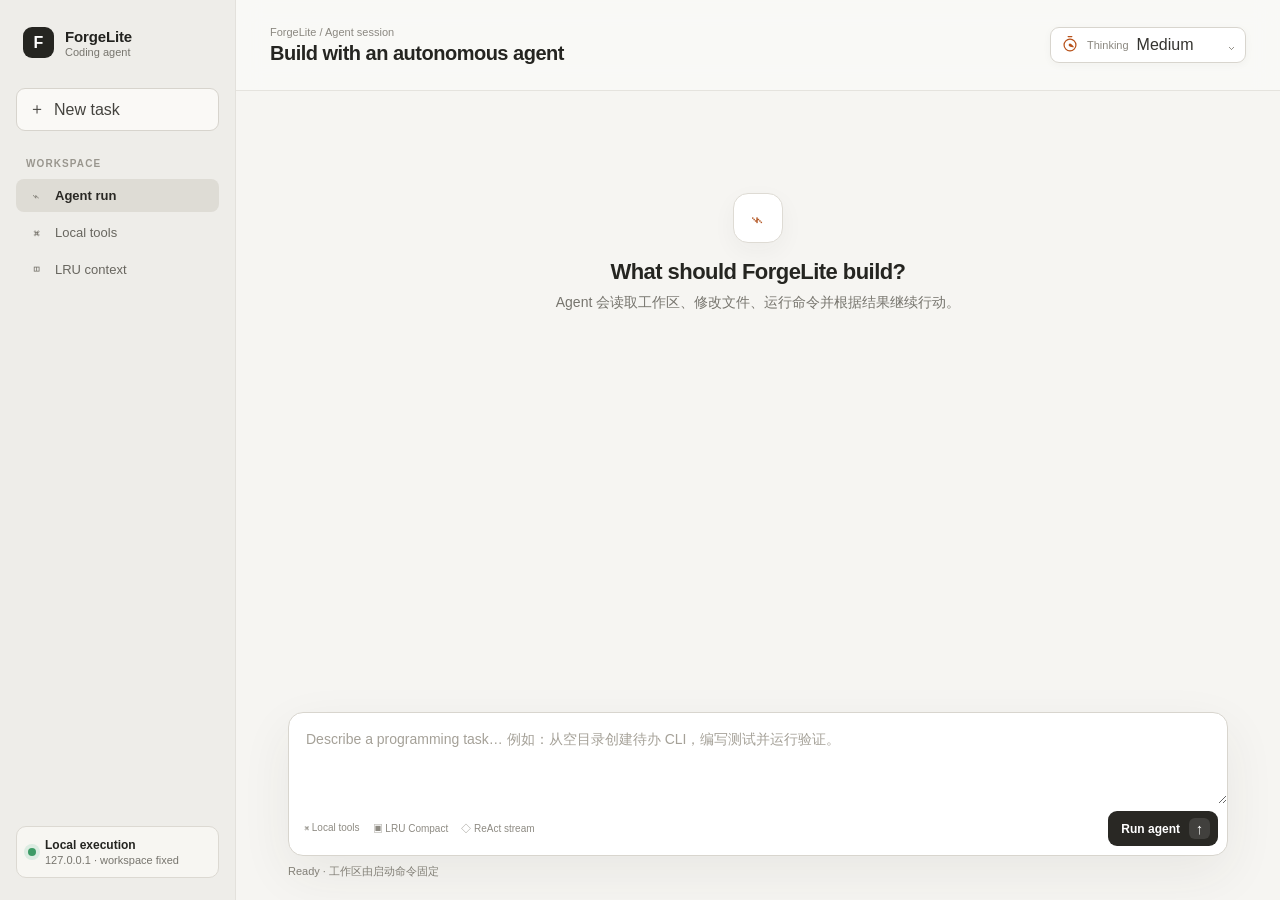
<file: src/coding_agent/web_assets/index.html>
<!doctype html>
<html lang="zh-CN">
<head>
  <meta charset="utf-8">
  <meta name="viewport" content="width=device-width, initial-scale=1">
  <title>ForgeLite Agent Workspace</title>
  <link rel="stylesheet" href="thinking-indicator.css">
  <link rel="stylesheet" href="console.css">
</head>
<body>
  <div class="app-shell">
    <aside class="sidebar">
      <a class="brand-lockup" href="/" aria-label="ForgeLite home">
        <span class="brand-mark">F</span>
        <span><strong>ForgeLite</strong><small>Coding agent</small></span>
      </a>
      <button class="new-task" type="button" disabled><span>＋</span> New task</button>
      <nav class="side-nav" aria-label="Agent capabilities">
        <p>WORKSPACE</p>
        <span class="nav-item active"><span class="nav-icon">⌁</span> Agent run</span>
        <span class="nav-item"><span class="nav-icon">⌘</span> Local tools</span>
        <span class="nav-item"><span class="nav-icon">◫</span> LRU context</span>
      </nav>
      <div class="safety-card">
        <span class="status-dot"></span>
        <div><strong>Local execution</strong><small>127.0.0.1 · workspace fixed</small></div>
      </div>
    </aside>

    <main class="workspace">
      <header class="topbar">
        <div>
          <p class="breadcrumb">ForgeLite / Agent session</p>
          <h1>Build with an autonomous agent</h1>
        </div>
        <div class="thinking-control" data-thinking-control data-level="medium">
          <button class="thinking-trigger" data-thinking-trigger type="button" aria-expanded="false">
            <img class="thinking-icon" src="watch-indicator.svg" alt=""><span class="thinking-prefix">Thinking</span><span data-thinking-label>Medium</span><span class="thinking-chevron">⌄</span>
          </button>
          <div class="thinking-menu" data-thinking-menu hidden>
            <button class="thinking-option" data-thinking-option="low"><strong>Low</strong><span>快速执行 · 8 回合 / 24k</span></button>
            <button class="thinking-option" data-thinking-option="medium" aria-current="true"><strong>Medium</strong><span>平衡规划 · 16 回合 / 48k</span></button>
            <button class="thinking-option" data-thinking-option="high"><strong>High</strong><span>充分验证 · 28 回合 / 80k</span></button>
          </div>
        </div>
      </header>

      <section class="session" aria-live="polite">
        <div id="emptyState" class="empty-state">
          <span class="empty-mark">⌁</span>
          <h2>What should ForgeLite build?</h2>
          <p>Agent 会读取工作区、修改文件、运行命令并根据结果继续行动。</p>
        </div>

        <article id="userTurn" class="turn user-turn" hidden>
          <div class="avatar user-avatar">W</div>
          <div><p class="turn-label">You</p><p id="userTask"></p></div>
        </article>

        <section id="activityPanel" class="activity-panel" hidden>
          <header class="activity-header">
            <div><span class="pulse-dot"></span><strong>ReAct activity</strong></div>
            <span id="activityCount">0 events</span>
          </header>
          <ol id="timeline" class="react-list"></ol>
          <p class="react-note">Reason 仅表示模型正在规划下一步；界面不展示或伪造隐藏思维链。</p>
        </section>

        <article id="assistantTurn" class="turn assistant-turn" hidden>
          <div class="avatar agent-avatar">F</div>
          <div class="turn-content"><p class="turn-label">ForgeLite</p><pre id="result"></pre></div>
        </article>
      </section>

      <form id="taskForm" class="composer">
        <label for="task" class="sr-only">Programming task</label>
        <textarea id="task" required placeholder="Describe a programming task… 例如：从空目录创建待办 CLI，编写测试并运行验证。"></textarea>
        <div class="composer-footer">
          <div class="composer-hints"><span>⌘ Local tools</span><span>▣ LRU Compact</span><span>◇ ReAct stream</span></div>
          <button id="runButton" class="run" type="submit"><span>Run agent</span><span class="run-arrow">↑</span></button>
        </div>
      </form>
      <p id="status" class="status">Ready · 工作区由启动命令固定</p>
    </main>
  </div>
  <script src="thinking-indicator.js"></script>
  <script src="console.js"></script>
</body>
</html>
</file>
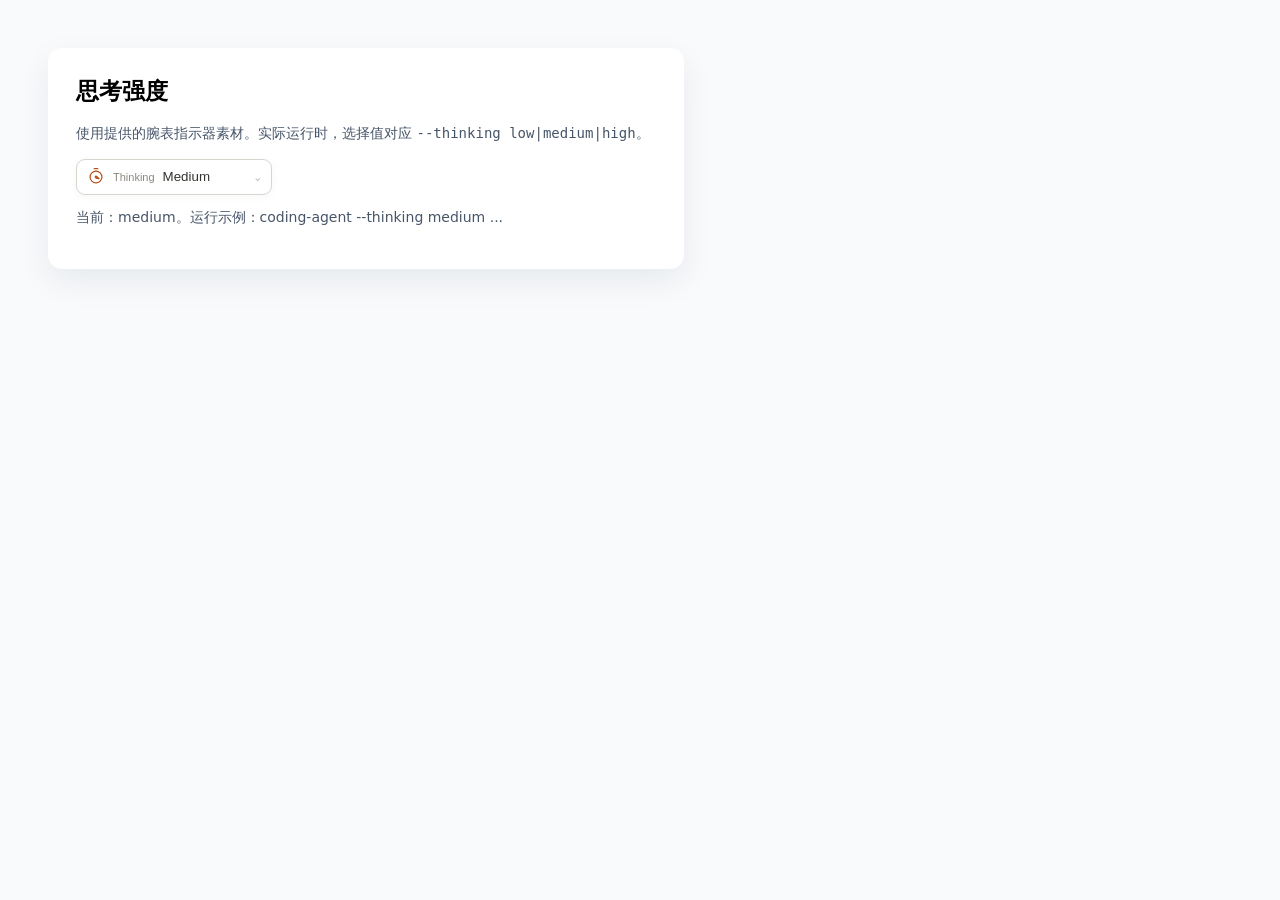
<file: docs/thinking-indicator-demo.html>
<!doctype html>
<html lang="zh-CN">
<head>
  <meta charset="utf-8">
  <meta name="viewport" content="width=device-width, initial-scale=1">
  <title>ForgeLite 思考强度指示器</title>
  <link rel="stylesheet" href="../ui_assets/thinking-indicator.css">
</head>
<body style="margin:48px;background:#f8fafc">
  <main style="max-width:580px;padding:28px;border-radius:14px;background:#fff;box-shadow:0 12px 32px #0f172a12">
    <h1 style="margin-top:0;font:600 23px system-ui,sans-serif">思考强度</h1>
    <p style="font:14px/1.6 system-ui,sans-serif;color:#475569">使用提供的腕表指示器素材。实际运行时，选择值对应 <code>--thinking low|medium|high</code>。</p>
    <div class="thinking-control" data-thinking-control data-level="medium">
      <button class="thinking-trigger" data-thinking-trigger type="button" aria-expanded="false">
        <img class="thinking-icon" src="../ui_assets/watch-indicator.svg" alt="">
        <span class="thinking-prefix">Thinking</span><span data-thinking-label>Medium</span><span class="thinking-chevron">⌄</span>
      </button>
      <div class="thinking-menu" data-thinking-menu hidden>
        <button class="thinking-option" data-thinking-option="low"><strong>Low</strong><span>快速执行 · 8 回合 / 24k</span></button>
        <button class="thinking-option" data-thinking-option="medium" aria-current="true"><strong>Medium</strong><span>平衡规划 · 16 回合 / 48k</span></button>
        <button class="thinking-option" data-thinking-option="high"><strong>High</strong><span>充分验证 · 28 回合 / 80k</span></button>
      </div>
    </div>
    <p id="profile" style="font:14px system-ui,sans-serif;color:#475569"></p>
  </main>
  <script src="../ui_assets/thinking-indicator.js"></script>
  <script>
    const control = document.querySelector('[data-thinking-control]');
    const profile = document.getElementById('profile');
    const describe = ({ detail }) => profile.textContent = `当前：${detail.level}。运行示例：coding-agent --thinking ${detail.level} ...`;
    control.addEventListener('thinking-change', describe);
    describe({ detail: { level: 'medium' } });
  </script>
</body>
</html>
</file>
<file: src/coding_agent/web_assets/thinking-indicator.css>
.thinking-control { position: relative; display: inline-block; color: #34332f; }
.thinking-trigger { display: flex; align-items: center; gap: 8px; min-width: 196px; padding: 8px 10px; border: 1px solid #d8d5ce; border-radius: 9px; background: #fff; color: inherit; cursor: pointer; box-shadow: 0 2px 8px #38352e0a; }
.thinking-trigger:hover, .thinking-trigger[aria-expanded="true"] { border-color: #aaa69d; box-shadow: 0 0 0 3px #e8e5df; }
.thinking-prefix { color: #8b8880; font-size: 11px; }
.thinking-icon { width: 18px; height: 18px; filter: invert(41%) sepia(28%) saturate(1378%) hue-rotate(337deg) brightness(90%); transition: transform .2s ease; }
.thinking-control[data-level="low"] .thinking-icon { transform: rotate(-65deg); }
.thinking-control[data-level="medium"] .thinking-icon { transform: rotate(0deg); }
.thinking-control[data-level="high"] .thinking-icon { transform: rotate(65deg); }
.thinking-chevron { margin-left: auto; color: #96938b; }
.thinking-menu { position: absolute; right: 0; z-index: 4; width: 270px; margin-top: 7px; padding: 6px; border: 1px solid #d8d5ce; border-radius: 11px; background: #fff; box-shadow: 0 18px 42px #39362f1f; }
.thinking-menu[hidden] { display: none; }
.thinking-option { display: grid; gap: 3px; width: 100%; padding: 9px 10px; border: 0; border-radius: 8px; background: transparent; color: #46443f; text-align: left; cursor: pointer; }
.thinking-option strong { font-size: 12px; }
.thinking-option span { color: #8c8981; font-size: 10px; }
.thinking-option:hover, .thinking-option[aria-current="true"] { background: #f0eee9; color: #24231f; }
.thinking-option[aria-current="true"]::after { content: "✓"; position: absolute; right: 17px; color: #9b552f; }
</file>
<file: src/coding_agent/web_assets/console.css>
:root {
  color-scheme: light;
  font-family: Inter, ui-sans-serif, -apple-system, BlinkMacSystemFont, "Segoe UI", sans-serif;
  background: #f6f5f2;
  color: #252521;
  font-synthesis: none;
}
* { box-sizing: border-box; }
[hidden] { display: none !important; }
body { min-height: 100vh; margin: 0; background: #f6f5f2; }
button, textarea { font: inherit; }
.sr-only { position: absolute; width: 1px; height: 1px; padding: 0; margin: -1px; overflow: hidden; clip: rect(0, 0, 0, 0); white-space: nowrap; border: 0; }
.app-shell { display: grid; grid-template-columns: 236px minmax(0, 1fr); min-height: 100vh; }
.sidebar { position: sticky; top: 0; display: flex; flex-direction: column; height: 100vh; padding: 22px 16px; border-right: 1px solid #e3e1dc; background: #eeede9; }
.brand-lockup { display: flex; align-items: center; gap: 11px; padding: 5px 7px; color: #22221f; text-decoration: none; }
.brand-lockup > span:last-child { display: grid; gap: 1px; }
.brand-lockup strong { font-size: 15px; letter-spacing: -.01em; }
.brand-lockup small, .safety-card small { color: #77756e; font-size: 11px; }
.brand-mark, .avatar { display: grid; place-items: center; flex: 0 0 auto; border-radius: 9px; font-weight: 750; }
.brand-mark { width: 31px; height: 31px; background: #252521; color: white; }
.new-task { display: flex; align-items: center; gap: 9px; margin: 25px 0 18px; padding: 10px 12px; border: 1px solid #d7d4cd; border-radius: 9px; background: #faf9f6; color: #44433e; text-align: left; opacity: 1; }
.side-nav { display: grid; gap: 4px; }
.side-nav p { margin: 9px 10px 6px; color: #99968e; font-size: 10px; font-weight: 700; letter-spacing: .11em; }
.nav-item { display: flex; align-items: center; gap: 10px; padding: 9px 11px; border-radius: 8px; color: #68665f; font-size: 13px; }
.nav-item.active { background: #dedcd5; color: #292824; font-weight: 650; }
.nav-icon { width: 18px; color: #77746c; text-align: center; }
.safety-card { display: flex; align-items: center; gap: 9px; margin-top: auto; padding: 11px; border: 1px solid #dcd9d2; border-radius: 10px; background: #f7f6f2; }
.safety-card > div { display: grid; gap: 2px; }
.safety-card strong { font-size: 12px; }
.status-dot { width: 8px; height: 8px; border-radius: 50%; background: #3d9b66; box-shadow: 0 0 0 4px #dcece2; }
.workspace { display: flex; flex-direction: column; min-width: 0; min-height: 100vh; }
.topbar { display: flex; align-items: center; justify-content: space-between; gap: 24px; min-height: 91px; padding: 18px 34px; border-bottom: 1px solid #e5e3de; background: #faf9f7d9; backdrop-filter: blur(12px); }
.breadcrumb { margin: 0 0 4px; color: #8b8880; font-size: 11px; }
h1 { margin: 0; font-size: 20px; font-weight: 690; letter-spacing: -.025em; }
.session { width: min(940px, calc(100% - 48px)); flex: 1; margin: 0 auto; padding: 28px 0 24px; }
.empty-state { display: grid; justify-items: center; padding: 74px 20px 52px; text-align: center; }
.empty-mark { display: grid; place-items: center; width: 50px; height: 50px; margin-bottom: 16px; border: 1px solid #dedbd4; border-radius: 15px; background: #fff; color: #b55b2a; font-size: 23px; box-shadow: 0 8px 24px #37342d0b; }
.empty-state h2 { margin: 0; font-size: 22px; letter-spacing: -.025em; }
.empty-state p { margin: 9px 0 0; color: #77756e; font-size: 14px; }
.turn { display: grid; grid-template-columns: 34px minmax(0, 1fr); gap: 13px; padding: 14px 4px; }
.avatar { width: 32px; height: 32px; font-size: 12px; }
.user-avatar { background: #dedbd4; color: #504e48; }
.agent-avatar { background: #252521; color: white; }
.turn-label { margin: 1px 0 6px; color: #77746d; font-size: 11px; font-weight: 700; letter-spacing: .04em; text-transform: uppercase; }
#userTask { margin: 0; color: #2d2c28; font-size: 14px; line-height: 1.65; white-space: pre-wrap; }
.activity-panel { margin: 13px 0 18px 47px; overflow: hidden; border: 1px solid #dedbd4; border-radius: 13px; background: #fff; box-shadow: 0 10px 30px #37342d0a; }
.activity-header { display: flex; align-items: center; justify-content: space-between; padding: 11px 14px; border-bottom: 1px solid #ebe9e4; background: #faf9f6; }
.activity-header > div { display: flex; align-items: center; gap: 8px; }
.activity-header strong { font-size: 12px; letter-spacing: .01em; }
#activityCount { color: #918e86; font: 11px ui-monospace, SFMono-Regular, Consolas, monospace; }
.pulse-dot { width: 7px; height: 7px; border-radius: 50%; background: #b85d31; box-shadow: 0 0 0 4px #f3e4dc; animation: pulse 1.5s ease-in-out infinite; }
.react-list { max-height: 470px; margin: 0; padding: 6px 0; overflow: auto; list-style: none; }
.react-row { display: grid; grid-template-columns: 76px minmax(0, 1fr) auto; gap: 12px; align-items: center; min-height: 48px; padding: 7px 14px; border-bottom: 1px solid #f0eee9; }
.react-row:last-child { border-bottom: 0; }
.phase { width: max-content; padding: 4px 7px; border-radius: 6px; font: 700 10px/1 ui-monospace, SFMono-Regular, Consolas, monospace; letter-spacing: .06em; text-transform: uppercase; }
.phase.reason { background: #e8edf7; color: #4e658c; }
.phase.act { background: #f6eadf; color: #9b552f; }
.phase.observe { background: #e5f1e9; color: #397653; }
.phase.observe.error { background: #fae5e3; color: #aa443d; }
.phase.finish, .phase.start { background: #eceae5; color: #66635c; }
.event-copy { min-width: 0; }
.event-copy strong { display: block; overflow: hidden; color: #34332f; font-size: 12px; text-overflow: ellipsis; white-space: nowrap; }
.event-copy span { display: block; margin-top: 3px; overflow: hidden; color: #89867e; font: 10px/1.3 ui-monospace, SFMono-Regular, Consolas, monospace; text-overflow: ellipsis; white-space: nowrap; }
.event-state { color: #a09d95; font-size: 11px; }
.event-state.ok { color: #3d8b5e; }
.event-state.error { color: #b34740; }
.react-note { margin: 0; padding: 9px 14px; border-top: 1px solid #ebe9e4; background: #fbfaf8; color: #8b8880; font-size: 10px; }
.assistant-turn { margin-top: 3px; }
.turn-content { min-width: 0; }
#result { margin: 0; color: #33322e; white-space: pre-wrap; word-break: break-word; font: 13px/1.65 ui-monospace, SFMono-Regular, Consolas, monospace; }
.composer { position: sticky; bottom: 14px; width: min(940px, calc(100% - 48px)); margin: 0 auto; overflow: hidden; border: 1px solid #d8d5ce; border-radius: 15px; background: #fff; box-shadow: 0 18px 52px #3c393112; }
textarea { display: block; width: 100%; min-height: 91px; max-height: 210px; resize: vertical; padding: 16px 17px 8px; border: 0; outline: none; background: transparent; color: #292824; font-size: 14px; line-height: 1.55; }
textarea::placeholder { color: #a5a198; }
.composer:focus-within { border-color: #aca89e; box-shadow: 0 18px 52px #3c393116, 0 0 0 3px #e9e6df; }
.composer-footer { display: flex; align-items: center; justify-content: space-between; gap: 14px; padding: 7px 9px 9px 15px; }
.composer-hints { display: flex; flex-wrap: wrap; gap: 13px; color: #8e8b83; font-size: 10px; }
.run { display: flex; align-items: center; gap: 9px; padding: 7px 8px 7px 13px; border: 0; border-radius: 9px; background: #292824; color: white; font-size: 12px; font-weight: 650; cursor: pointer; }
.run:hover { background: #11110f; }
.run:disabled { opacity: .52; cursor: wait; }
.run-arrow { display: grid; place-items: center; width: 21px; height: 21px; border-radius: 6px; background: #ffffff1d; font-size: 15px; }
.status { width: min(940px, calc(100% - 48px)); min-height: 28px; margin: 8px auto 8px; color: #85827a; font-size: 11px; }
.status.running { color: #986044; }
.status.error { color: #b34740; }
body[data-preview-stage] .session { padding-bottom: 10px; }
body[data-preview-stage="complete"] .react-list { max-height: 360px; }
@keyframes pulse { 50% { opacity: .45; transform: scale(.86); } }
@media (max-width: 820px) {
  .app-shell { grid-template-columns: 1fr; }
  .sidebar { display: none; }
  .topbar { align-items: flex-start; padding: 17px 20px; }
  .thinking-prefix { display: none; }
  .session, .composer, .status { width: min(100% - 28px, 940px); }
  .activity-panel { margin-left: 0; }
}
@media (max-width: 560px) {
  .topbar { flex-direction: column; }
  .react-row { grid-template-columns: 68px minmax(0, 1fr); }
  .event-state { display: none; }
  .composer-hints span:not(:first-child) { display: none; }
}
</file>
<file: ui_assets/thinking-indicator.css>
.thinking-control { position: relative; display: inline-block; color: #34332f; }
.thinking-trigger { display: flex; align-items: center; gap: 8px; min-width: 196px; padding: 8px 10px; border: 1px solid #d8d5ce; border-radius: 9px; background: #fff; color: inherit; cursor: pointer; box-shadow: 0 2px 8px #38352e0a; }
.thinking-trigger:hover, .thinking-trigger[aria-expanded="true"] { border-color: #aaa69d; box-shadow: 0 0 0 3px #e8e5df; }
.thinking-prefix { color: #8b8880; font-size: 11px; }
.thinking-icon { width: 18px; height: 18px; filter: invert(41%) sepia(28%) saturate(1378%) hue-rotate(337deg) brightness(90%); transition: transform .2s ease; }
.thinking-control[data-level="low"] .thinking-icon { transform: rotate(-65deg); }
.thinking-control[data-level="medium"] .thinking-icon { transform: rotate(0deg); }
.thinking-control[data-level="high"] .thinking-icon { transform: rotate(65deg); }
.thinking-chevron { margin-left: auto; color: #96938b; }
.thinking-menu { position: absolute; right: 0; z-index: 4; width: 270px; margin-top: 7px; padding: 6px; border: 1px solid #d8d5ce; border-radius: 11px; background: #fff; box-shadow: 0 18px 42px #39362f1f; }
.thinking-menu[hidden] { display: none; }
.thinking-option { display: grid; gap: 3px; width: 100%; padding: 9px 10px; border: 0; border-radius: 8px; background: transparent; color: #46443f; text-align: left; cursor: pointer; }
.thinking-option strong { font-size: 12px; }
.thinking-option span { color: #8c8981; font-size: 10px; }
.thinking-option:hover, .thinking-option[aria-current="true"] { background: #f0eee9; color: #24231f; }
.thinking-option[aria-current="true"]::after { content: "✓"; position: absolute; right: 17px; color: #9b552f; }
</file>
